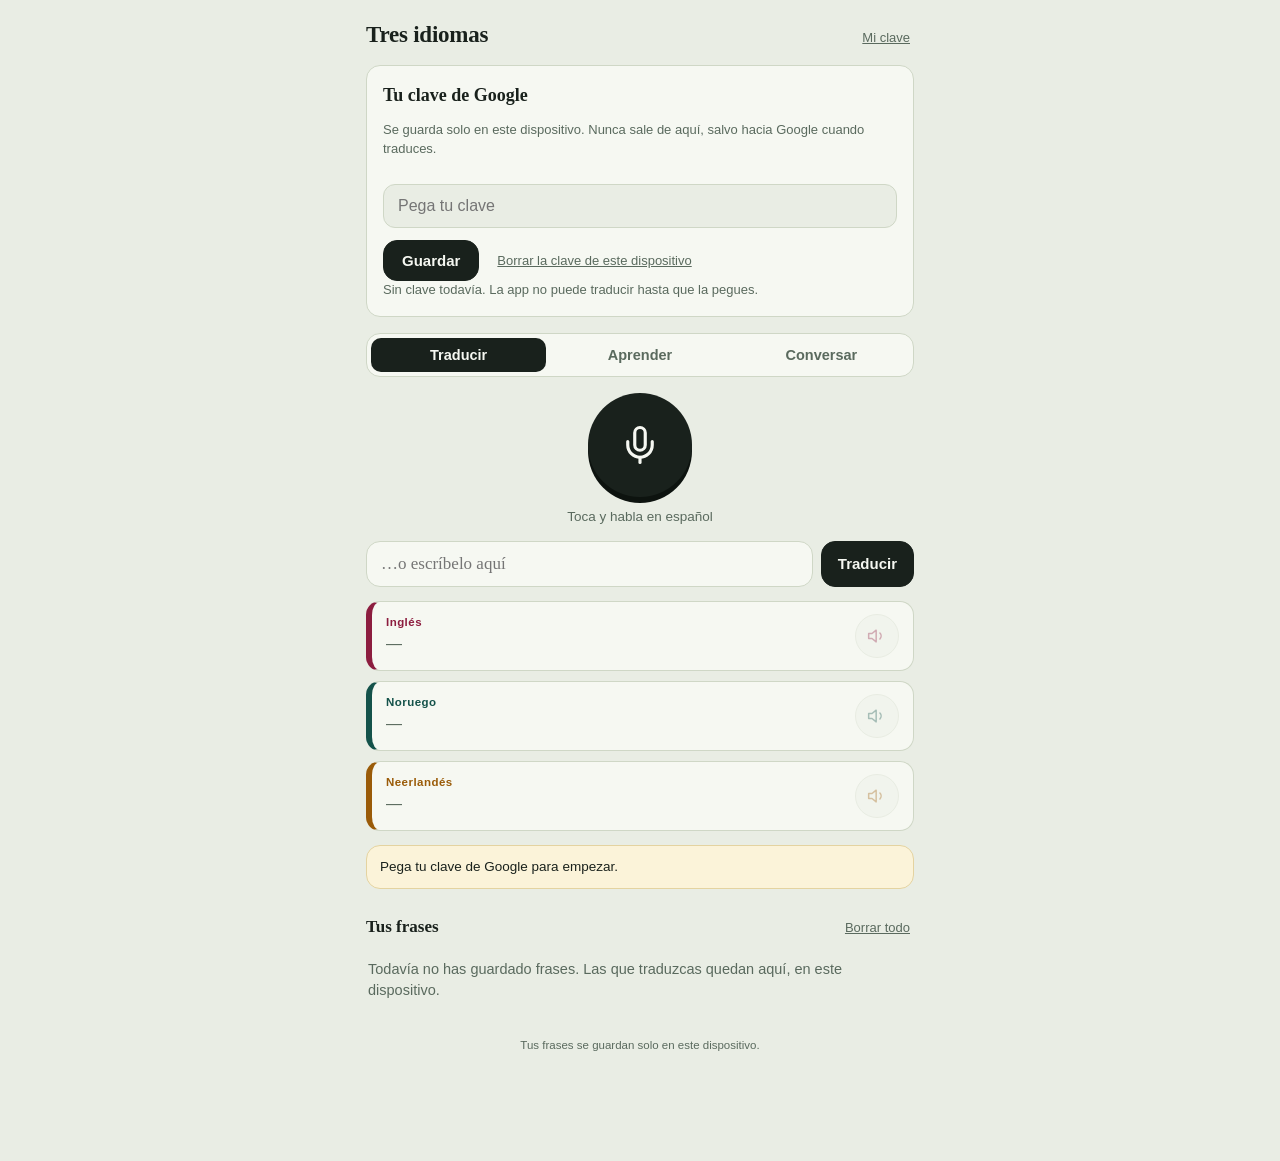
<file: index.html>
<!DOCTYPE html>
<html lang="es">
<head>
<meta charset="utf-8">
<meta name="viewport" content="width=device-width, initial-scale=1, viewport-fit=cover">
<title>Tres idiomas</title>

<meta http-equiv="Content-Security-Policy" content="
  default-src 'none';
  script-src 'self';
  style-src 'self' https://fonts.googleapis.com;
  font-src https://fonts.gstatic.com;
  img-src 'self' data:;
  media-src 'self' blob:;
  manifest-src 'self';
  worker-src 'self';
  connect-src 'self' https://generativelanguage.googleapis.com;
  base-uri 'none';
  form-action 'none';
  frame-ancestors 'none';
">

<meta name="theme-color" content="#E9EDE4">
<meta name="apple-mobile-web-app-capable" content="yes">
<meta name="apple-mobile-web-app-title" content="Tres idiomas">
<link rel="manifest" href="manifest.json">
<link rel="apple-touch-icon" href="icon-192.png">
<link rel="icon" href="icon-192.png">
<link rel="preconnect" href="https://fonts.googleapis.com">
<link rel="preconnect" href="https://fonts.gstatic.com" crossorigin>
<link href="https://fonts.googleapis.com/css2?family=Archivo:wght@400;500;600;700&family=Fraunces:opsz,wght@9..144,400;9..144,600&display=swap" rel="stylesheet">
<link href="app.css?v=6" rel="stylesheet">
</head>
<body>
<div class="wrap">

  <header>
    <h1>Tres idiomas</h1>
    <button class="linkish" id="openKey">Mi clave</button>
  </header>

  <!-- clave -->
  <section id="view-clave" class="hidden">
    <div class="panel">
      <h2>Tu clave de Google</h2>
      <p class="muted">Se guarda solo en este dispositivo. Nunca sale de aquí, salvo hacia Google cuando traduces.</p>
      <input id="keyInput" type="password" placeholder="Pega tu clave" autocomplete="off" spellcheck="false">
      <div class="panel-actions">
        <button class="btn" id="saveKey">Guardar</button>
        <button class="linkish" id="forgetKey">Borrar la clave de este dispositivo</button>
      </div>
      <div class="muted" id="keyState"></div>
    </div>
  </section>

  <div class="modes" role="tablist" aria-label="Modo" id="modes">
    <button role="tab" id="tab-traducir" aria-selected="true" data-mode="traducir">Traducir</button>
    <button role="tab" id="tab-aprender" aria-selected="false" data-mode="aprender">Aprender</button>
    <button role="tab" id="tab-conversar" aria-selected="false" data-mode="conversar">Conversar</button>
  </div>

  <!-- traducir -->
  <section id="view-traducir">
    <div class="stage">
      <button class="mic" id="micEs" aria-label="Hablar en español"></button>
      <div class="mic-hint" id="hintEs">Toca y habla en español</div>
    </div>
    <div class="typed">
      <input id="inEs" type="text" placeholder="…o escríbelo aquí" autocomplete="off" enterkeyhint="go">
      <button id="goEs">Traducir</button>
    </div>
    <div class="said" id="saidEs"></div>
    <div class="cards" id="cards"></div>
    <div class="note" id="noteT"></div>
  </section>

  <!-- aprender -->
  <section id="view-aprender" class="hidden">
    <div class="phrase-es" id="aprEs">Traduce algo primero</div>

    <div class="steps">
      <button class="step" id="stepOir" aria-selected="true">1. Escuchar</button>
      <button class="step" id="stepDecir" aria-selected="false">2. Repetir</button>
    </div>

    <!-- etapa escuchar -->
    <div id="etapaOir">
      <div class="listlangs" id="oirList"></div>
      <div class="stage">
        <button class="mic wide" id="loopBtn">Escuchar en bucle</button>
        <div class="mic-hint" id="loopHint">Suena en los tres idiomas, una y otra vez, hasta que lo pares</div>
      </div>
    </div>

    <!-- etapa repetir -->
    <div id="etapaDecir" class="hidden">
      <div class="focus" id="focusCard">
        <div class="focus-lang" id="focusLang"></div>
        <div class="focus-text" id="focusText"></div>
        <button class="linkish" id="focusListen">Escucharla</button>
      </div>
      <div class="stage">
        <button class="mic" id="micDecir" aria-label="Decir la frase"></button>
        <div class="mic-hint" id="decirHint">Toca y dila</div>
      </div>
      <div class="result hidden" id="result">
        <div class="pct" id="resPct"></div>
        <div class="verdict" id="resVerdict"></div>
        <div class="heard" id="resHeard"></div>
      </div>
      <div class="advance">
        <button class="btn ghost" id="nextLang">Siguiente idioma</button>
        <div class="muted" id="advanceNote"></div>
      </div>
    </div>
  </section>

  <!-- conversar -->
  <section id="view-conversar" class="hidden">
    <div class="chips" id="convChips"></div>
    <div class="stage">
      <button class="mic" id="micConv" aria-label="Escuchar a la otra persona"></button>
      <div class="mic-hint" id="hintConv">Toca cuando la otra persona vaya a hablar</div>
    </div>
    <div class="lang lang-neutral">
      <div class="body">
        <div class="name">En español</div>
        <div class="text placeholder" id="convEs">Aquí aparece lo que dijo, en español</div>
      </div>
      <button class="play" id="convPlay" disabled aria-label="Escuchar en español"></button>
    </div>
    <div class="said" id="convHeard"></div>
  </section>

  <div class="hist-head">
    <h2>Tus frases</h2>
    <button class="linkish" id="clearHist">Borrar todo</button>
  </div>
  <div class="hist" id="hist"></div>

  <p class="foot-note">Tus frases se guardan solo en este dispositivo.</p>
</div>
<script src="app.js?v=6"></script>
</body>
</html>
</file>
<file: app.css>
:root{
  --paper:#E9EDE4;
  --card:#F6F8F2;
  --ink:#19211C;
  --ink-soft:#5A6A5E;
  --line:#CFD7C6;
  --en:#8C1D3F;
  --no:#14524A;
  --nl:#9A5B08;
  --pend:#B07A16;
  --r:14px;
  box-sizing:border-box;
  padding-top:env(safe-area-inset-top,0px);
  padding-bottom:env(safe-area-inset-bottom,0px);
}
*,*::before,*::after{box-sizing:border-box}
html{scroll-padding-top:env(safe-area-inset-top,0px);-webkit-text-size-adjust:100%}
body{margin:0;background:var(--paper);color:var(--ink);font-family:Archivo,"Helvetica Neue",Arial,sans-serif;font-size:16px;line-height:1.45;-webkit-font-smoothing:antialiased}
.wrap{max-width:580px;margin:0 auto;padding:18px 16px 96px}
.hidden{display:none !important}
.muted{font-size:13px;color:var(--ink-soft)}

header{display:flex;align-items:baseline;justify-content:space-between;gap:12px;margin-bottom:14px}
h1{font-family:Fraunces,Georgia,serif;font-weight:600;font-size:23px;margin:0;letter-spacing:-.01em}

.linkish{border:0;background:none;color:var(--ink-soft);font-family:inherit;font-size:13px;cursor:pointer;text-decoration:underline;padding:4px}
.linkish:disabled{opacity:.4;cursor:default}
.linkish:focus-visible{outline:2px solid var(--ink);outline-offset:2px}

.btn{border:1px solid var(--ink);background:var(--ink);color:var(--card);border-radius:var(--r);font-family:inherit;font-weight:600;font-size:15px;padding:11px 18px;cursor:pointer}
.btn.ghost{background:transparent;color:var(--ink)}
.btn:focus-visible{outline:2px solid var(--ink);outline-offset:2px}

.panel{background:var(--card);border:1px solid var(--line);border-radius:var(--r);padding:16px;margin-bottom:16px}
.panel h2{font-family:Fraunces,Georgia,serif;font-size:18px;margin:0 0 6px}
.panel input{width:100%;margin-top:12px;padding:12px 14px;font-size:16px;border:1px solid var(--line);border-radius:12px;background:var(--paper);color:var(--ink)}
.panel-actions{display:flex;align-items:center;gap:14px;flex-wrap:wrap;margin-top:12px}

.modes{display:flex;gap:6px;background:var(--card);border:1px solid var(--line);border-radius:var(--r);padding:4px;margin-bottom:16px}
.modes button{flex:1;border:0;background:transparent;color:var(--ink-soft);font-family:inherit;font-size:14.5px;font-weight:600;padding:9px 4px;border-radius:10px;cursor:pointer}
.modes button[aria-selected="true"]{background:var(--ink);color:var(--card)}
.modes button:focus-visible{outline:2px solid var(--ink);outline-offset:2px}

.stage{text-align:center;margin:6px 0 14px}
.mic{width:104px;height:104px;border-radius:50%;border:0;cursor:pointer;background:var(--ink);color:var(--card);display:inline-flex;align-items:center;justify-content:center;box-shadow:0 6px 0 #0d130f;transition:transform .08s ease,box-shadow .08s ease,background .2s ease}
.mic.wide{width:auto;height:auto;border-radius:999px;padding:16px 28px;font-family:inherit;font-size:16px;font-weight:700}
.mic:active{transform:translateY(4px);box-shadow:0 2px 0 #0d130f}
.mic:focus-visible{outline:3px solid var(--ink);outline-offset:4px}
.mic svg{width:42px;height:42px}
.mic[data-on="true"]{background:var(--en);animation:pulse 1.2s ease-in-out infinite}
@keyframes pulse{0%,100%{box-shadow:0 6px 0 #5e1329,0 0 0 0 rgba(140,29,63,.35)}50%{box-shadow:0 6px 0 #5e1329,0 0 0 16px rgba(140,29,63,0)}}
@media (prefers-reduced-motion:reduce){.mic[data-on="true"]{animation:none}}
.mic-hint{font-size:13.5px;color:var(--ink-soft);margin-top:10px;min-height:20px}

.typed{display:flex;gap:8px;margin-top:12px}
.typed input{flex:1;font-family:Fraunces,Georgia,serif;font-size:17px;padding:12px 14px;border:1px solid var(--line);border-radius:var(--r);background:var(--card);color:var(--ink)}
.typed input:focus{outline:2px solid var(--ink);outline-offset:1px}
.typed button{border:1px solid var(--ink);background:var(--ink);color:var(--card);border-radius:var(--r);font-family:inherit;font-weight:600;font-size:15px;padding:0 16px;cursor:pointer}

.said{font-family:Fraunces,Georgia,serif;font-size:21px;line-height:1.3;margin:16px 0 4px;padding:0 2px}
.said:empty{display:none}

.cards{display:flex;flex-direction:column;gap:10px;margin-top:14px}
.lang{background:var(--card);border:1px solid var(--line);border-left:6px solid var(--accent,var(--ink));border-radius:var(--r);padding:12px 14px;display:flex;align-items:flex-start;gap:12px}
.lang-neutral{--accent:var(--ink)}
.lang .body{flex:1;min-width:0}
.lang .name{font-size:11.5px;font-weight:700;color:var(--accent,var(--ink));letter-spacing:.04em;margin-bottom:3px}
.lang .text{font-size:20px;font-weight:600;line-height:1.28;word-wrap:break-word;overflow-wrap:break-word}
.lang .text.placeholder{font-weight:400;color:var(--ink-soft);font-size:16px}
.play{flex:0 0 auto;width:44px;height:44px;border-radius:50%;border:1px solid var(--line);background:var(--paper);color:var(--accent,var(--ink));cursor:pointer;display:inline-flex;align-items:center;justify-content:center}
.play:disabled{opacity:.35;cursor:default}
.play svg{width:20px;height:20px}
.play[data-busy="true"]{opacity:.5}

.chips{display:flex;gap:8px;justify-content:center;margin:2px 0 14px;flex-wrap:wrap}
.chip{border:1px solid var(--line);background:var(--card);color:var(--ink-soft);font-family:inherit;font-size:14px;font-weight:600;padding:8px 14px;border-radius:999px;cursor:pointer}
.chip[aria-pressed="true"]{background:var(--ink);color:var(--card);border-color:var(--ink)}

/* aprender */
.phrase-es{font-family:Fraunces,Georgia,serif;font-size:20px;margin:0 0 14px;padding:12px 14px;background:var(--card);border:1px solid var(--line);border-radius:var(--r)}
.steps{display:flex;gap:6px;margin-bottom:16px}
.step{flex:1;border:1px solid var(--line);background:var(--card);color:var(--ink-soft);font-family:inherit;font-size:14px;font-weight:600;padding:10px;border-radius:var(--r);cursor:pointer}
.step[aria-selected="true"]{background:var(--ink);color:var(--card);border-color:var(--ink)}
.listlangs{display:flex;flex-direction:column;gap:8px;margin-bottom:8px}
.ll{background:var(--card);border:1px solid var(--line);border-left:6px solid var(--accent);border-radius:var(--r);padding:10px 13px}
.ll[data-now="true"]{background:#FFFDF5;border-color:var(--accent)}
.ll .n{font-size:11px;font-weight:700;color:var(--accent)}
.ll .t{font-size:17px;font-weight:600;word-wrap:break-word}

.focus{background:var(--card);border:1px solid var(--line);border-left:6px solid var(--accent,var(--ink));border-radius:var(--r);padding:18px 16px;text-align:center;margin-bottom:14px}
.focus-lang{font-size:11.5px;font-weight:700;color:var(--accent,var(--ink));margin-bottom:6px}
.focus-text{font-size:25px;font-weight:700;line-height:1.25;word-wrap:break-word;margin-bottom:10px}

.result{text-align:center;margin-top:6px}
.result .pct{font-family:Fraunces,Georgia,serif;font-size:38px;line-height:1;font-weight:600}
.result .verdict{font-size:16px;font-weight:600;margin-top:6px}
.heard{font-size:15px;color:var(--ink-soft);margin-top:12px;line-height:1.8}
.heard .said-line{display:block;color:var(--ink);margin-bottom:6px}
.w-ok{color:var(--no);font-weight:700}
.w-pend{color:var(--pend);font-weight:700;border-bottom:2px dotted var(--pend)}

.advance{text-align:center;margin-top:20px}
.advance .muted{margin-top:8px}

.hist-head{display:flex;align-items:baseline;justify-content:space-between;margin:26px 0 10px}
.hist-head h2{font-family:Fraunces,Georgia,serif;font-size:17px;font-weight:600;margin:0}
.hist{display:flex;flex-direction:column;gap:8px}
.item{background:var(--card);border:1px solid var(--line);border-radius:var(--r);padding:11px 13px}
.item .es{font-family:Fraunces,Georgia,serif;font-size:17px;margin-bottom:6px}
.item .row{display:flex;align-items:center;gap:8px;padding:3px 0}
.item .tag{font-size:10.5px;font-weight:700;width:26px;flex:0 0 auto}
.item .tr{flex:1;font-size:15px;font-weight:500;min-width:0;word-wrap:break-word}
.mini{flex:0 0 auto;width:30px;height:30px;border-radius:50%;border:1px solid var(--line);background:var(--paper);cursor:pointer;display:inline-flex;align-items:center;justify-content:center;color:inherit}
.mini svg{width:14px;height:14px}
.item .foot{display:flex;justify-content:space-between;align-items:center;margin-top:7px;padding-top:7px;border-top:1px solid var(--line);gap:8px;flex-wrap:wrap}
.item .when{font-size:11.5px;color:var(--ink-soft)}
.empty{color:var(--ink-soft);font-size:14.5px;padding:10px 2px}

.note{background:#FBF3D9;border:1px solid #E4D3A0;border-radius:var(--r);padding:11px 13px;font-size:13.5px;margin-top:14px;display:none}
.note.show{display:block}

.foot-note{font-size:11.5px;color:var(--ink-soft);margin-top:26px;text-align:center}
</file>
